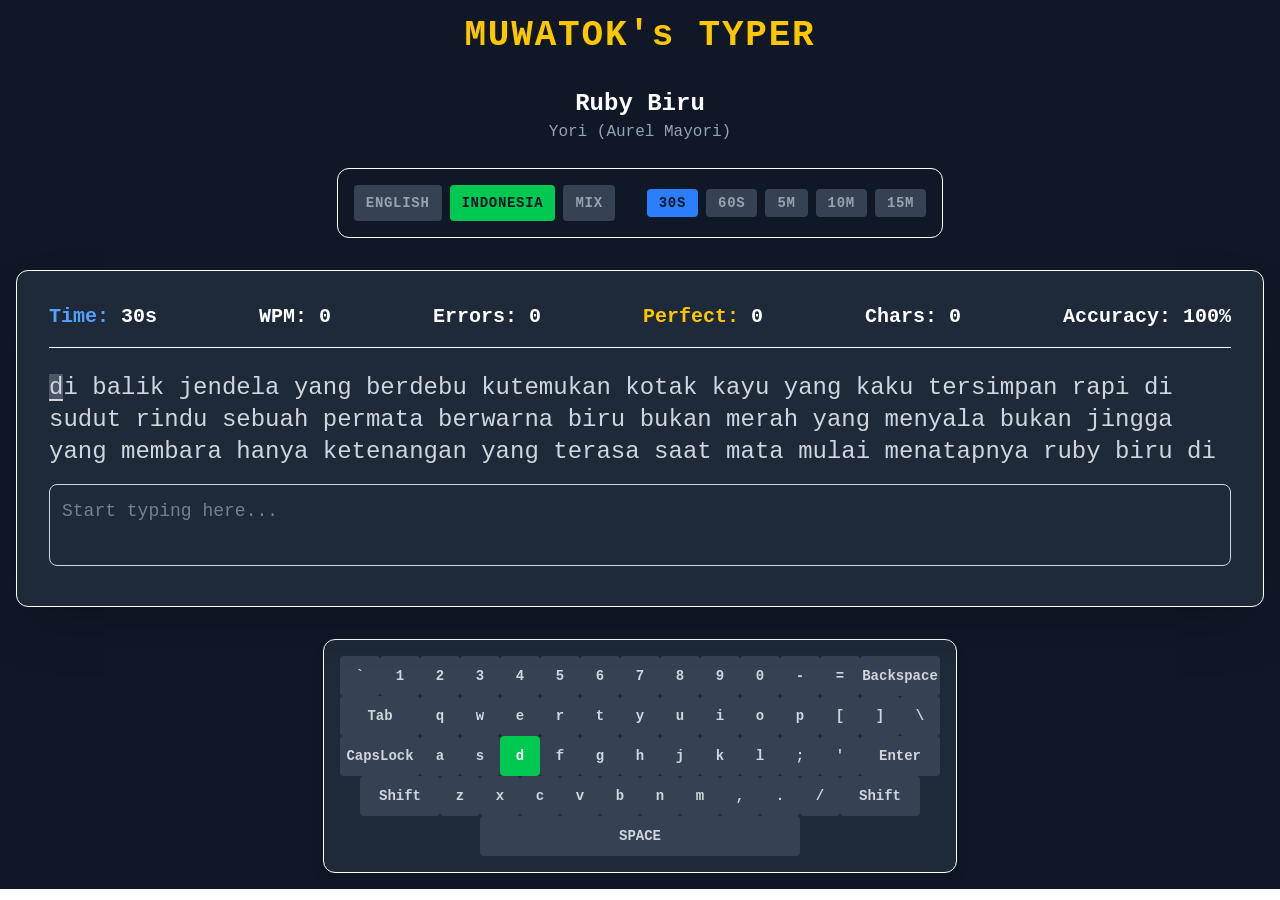
<file: typer/index.html>
<!doctype html>
<html lang="en">
  <head>
    <meta charset="UTF-8" />
    <link rel="icon" type="image/svg+xml" href="./logo.png" />
    <meta name="viewport" content="width=device-width, initial-scale=1.0" />
    <title>Nusa-UI</title>
    <script>
      // On page load or when changing themes, best to add inline in `head` to avoid FOUC
      if (localStorage.getItem('nusa-ui-theme') === 'dark' || (!('nusa-ui-theme' in localStorage) && window.matchMedia('(prefers-color-scheme: dark)').matches)) {
        document.documentElement.classList.add('dark')
      } else {
        document.documentElement.classList.remove('dark')
      }
    </script>
    <script type="module" crossorigin src="./assets/index-ClA4NDcF.js"></script>
    <link rel="stylesheet" crossorigin href="./assets/index-DGc6Ut4g.css">
  </head>
  <body>
    <div id="root"></div>
  </body>
</html>
</file>
<file: typer/assets/index-DGc6Ut4g.css>
@layer properties{@supports (((-webkit-hyphens:none)) and (not (margin-trim:inline))) or ((-moz-orient:inline) and (not (color:rgb(from red r g b)))){*,:before,:after,::backdrop{--tw-translate-x:0;--tw-translate-y:0;--tw-translate-z:0;--tw-scale-x:1;--tw-scale-y:1;--tw-scale-z:1;--tw-rotate-x:initial;--tw-rotate-y:initial;--tw-rotate-z:initial;--tw-skew-x:initial;--tw-skew-y:initial;--tw-space-y-reverse:0;--tw-space-x-reverse:0;--tw-divide-x-reverse:0;--tw-border-style:solid;--tw-divide-y-reverse:0;--tw-gradient-position:initial;--tw-gradient-from:#0000;--tw-gradient-via:#0000;--tw-gradient-to:#0000;--tw-gradient-stops:initial;--tw-gradient-via-stops:initial;--tw-gradient-from-position:0%;--tw-gradient-via-position:50%;--tw-gradient-to-position:100%;--tw-leading:initial;--tw-font-weight:initial;--tw-tracking:initial;--tw-shadow:0 0 #0000;--tw-shadow-color:initial;--tw-shadow-alpha:100%;--tw-inset-shadow:0 0 #0000;--tw-inset-shadow-color:initial;--tw-inset-shadow-alpha:100%;--tw-ring-color:initial;--tw-ring-shadow:0 0 #0000;--tw-inset-ring-color:initial;--tw-inset-ring-shadow:0 0 #0000;--tw-ring-inset:initial;--tw-ring-offset-width:0px;--tw-ring-offset-color:#fff;--tw-ring-offset-shadow:0 0 #0000;--tw-outline-style:solid;--tw-duration:initial;--tw-ease:initial;--tw-content:""}}}@layer theme{:root,:host{--font-sans:ui-sans-serif,system-ui,sans-serif,"Apple Color Emoji","Segoe UI Emoji","Segoe UI Symbol","Noto Color Emoji";--font-mono:ui-monospace,SFMono-Regular,Menlo,Monaco,Consolas,"Liberation Mono","Courier New",monospace;--color-red-50:oklch(97.1% .013 17.38);--color-red-100:oklch(93.6% .032 17.717);--color-red-300:oklch(80.8% .114 19.571);--color-red-400:oklch(70.4% .191 22.216);--color-red-500:oklch(63.7% .237 25.331);--color-red-600:oklch(57.7% .245 27.325);--color-red-700:oklch(50.5% .213 27.518);--color-red-800:oklch(44.4% .177 26.899);--color-red-900:oklch(39.6% .141 25.723);--color-yellow-50:oklch(98.7% .026 102.212);--color-yellow-100:oklch(97.3% .071 103.193);--color-yellow-200:oklch(94.5% .129 101.54);--color-yellow-300:oklch(90.5% .182 98.111);--color-yellow-400:oklch(85.2% .199 91.936);--color-yellow-500:oklch(79.5% .184 86.047);--color-yellow-600:oklch(68.1% .162 75.834);--color-yellow-700:oklch(55.4% .135 66.442);--color-yellow-800:oklch(47.6% .114 61.907);--color-yellow-900:oklch(42.1% .095 57.708);--color-green-50:oklch(98.2% .018 155.826);--color-green-100:oklch(96.2% .044 156.743);--color-green-200:oklch(92.5% .084 155.995);--color-green-300:oklch(87.1% .15 154.449);--color-green-400:oklch(79.2% .209 151.711);--color-green-500:oklch(72.3% .219 149.579);--color-green-600:oklch(62.7% .194 149.214);--color-green-700:oklch(52.7% .154 150.069);--color-green-800:oklch(44.8% .119 151.328);--color-green-900:oklch(39.3% .095 152.535);--color-blue-50:oklch(97% .014 254.604);--color-blue-100:oklch(93.2% .032 255.585);--color-blue-200:oklch(88.2% .059 254.128);--color-blue-300:oklch(80.9% .105 251.813);--color-blue-400:oklch(70.7% .165 254.624);--color-blue-500:oklch(62.3% .214 259.815);--color-blue-600:oklch(54.6% .245 262.881);--color-blue-700:oklch(48.8% .243 264.376);--color-blue-800:oklch(42.4% .199 265.638);--color-blue-900:oklch(37.9% .146 265.522);--color-indigo-100:oklch(93% .034 272.788);--color-indigo-300:oklch(78.5% .115 274.713);--color-indigo-400:oklch(67.3% .182 276.935);--color-indigo-500:oklch(58.5% .233 277.117);--color-indigo-600:oklch(51.1% .262 276.966);--color-indigo-800:oklch(39.8% .195 277.366);--color-indigo-900:oklch(35.9% .144 278.697);--color-purple-100:oklch(94.6% .033 307.174);--color-purple-300:oklch(82.7% .119 306.383);--color-purple-400:oklch(71.4% .203 305.504);--color-purple-500:oklch(62.7% .265 303.9);--color-purple-600:oklch(55.8% .288 302.321);--color-purple-700:oklch(49.6% .265 301.924);--color-purple-800:oklch(43.8% .218 303.724);--color-purple-900:oklch(38.1% .176 304.987);--color-pink-100:oklch(94.8% .028 342.258);--color-pink-300:oklch(82.3% .12 346.018);--color-pink-400:oklch(71.8% .202 349.761);--color-pink-500:oklch(65.6% .241 354.308);--color-pink-600:oklch(59.2% .249 .584);--color-pink-800:oklch(45.9% .187 3.815);--color-pink-900:oklch(40.8% .153 2.432);--color-gray-50:oklch(98.5% .002 247.839);--color-gray-100:oklch(96.7% .003 264.542);--color-gray-200:oklch(92.8% .006 264.531);--color-gray-300:oklch(87.2% .01 258.338);--color-gray-400:oklch(70.7% .022 261.325);--color-gray-500:oklch(55.1% .027 264.364);--color-gray-600:oklch(44.6% .03 256.802);--color-gray-700:oklch(37.3% .034 259.733);--color-gray-800:oklch(27.8% .033 256.848);--color-gray-900:oklch(21% .034 264.665);--color-black:#000;--color-white:#fff;--spacing:.25rem;--container-xs:20rem;--container-sm:24rem;--container-md:28rem;--container-xl:36rem;--container-2xl:42rem;--container-7xl:80rem;--text-xs:.75rem;--text-xs--line-height:calc(1/.75);--text-sm:.875rem;--text-sm--line-height:calc(1.25/.875);--text-base:1rem;--text-base--line-height: 1.5 ;--text-lg:1.125rem;--text-lg--line-height:calc(1.75/1.125);--text-xl:1.25rem;--text-xl--line-height:calc(1.75/1.25);--text-2xl:1.5rem;--text-2xl--line-height:calc(2/1.5);--text-3xl:1.875rem;--text-3xl--line-height: 1.2 ;--text-4xl:2.25rem;--text-4xl--line-height:calc(2.5/2.25);--font-weight-normal:400;--font-weight-medium:500;--font-weight-semibold:600;--font-weight-bold:700;--tracking-wide:.025em;--tracking-wider:.05em;--leading-tight:1.25;--radius-md:.375rem;--radius-lg:.5rem;--radius-xl:.75rem;--radius-2xl:1rem;--ease-out:cubic-bezier(0,0,.2,1);--ease-in-out:cubic-bezier(.4,0,.2,1);--animate-spin:spin 1s linear infinite;--animate-ping:ping 1s cubic-bezier(0,0,.2,1)infinite;--animate-pulse:pulse 2s cubic-bezier(.4,0,.6,1)infinite;--animate-bounce:bounce 1s infinite;--default-transition-duration:.15s;--default-transition-timing-function:cubic-bezier(.4,0,.2,1);--default-font-family:var(--font-sans);--default-mono-font-family:var(--font-mono);--animate-fade-in:fade-in .3s ease-out}}@layer base{*,:after,:before,::backdrop{box-sizing:border-box;border:0 solid;margin:0;padding:0}::file-selector-button{box-sizing:border-box;border:0 solid;margin:0;padding:0}html,:host{-webkit-text-size-adjust:100%;tab-size:4;line-height:1.5;font-family:var(--default-font-family,ui-sans-serif,system-ui,sans-serif,"Apple Color Emoji","Segoe UI Emoji","Segoe UI Symbol","Noto Color Emoji");font-feature-settings:var(--default-font-feature-settings,normal);font-variation-settings:var(--default-font-variation-settings,normal);-webkit-tap-highlight-color:transparent}hr{height:0;color:inherit;border-top-width:1px}abbr:where([title]){-webkit-text-decoration:underline dotted;text-decoration:underline dotted}h1,h2,h3,h4,h5,h6{font-size:inherit;font-weight:inherit}a{color:inherit;-webkit-text-decoration:inherit;text-decoration:inherit}b,strong{font-weight:bolder}code,kbd,samp,pre{font-family:var(--default-mono-font-family,ui-monospace,SFMono-Regular,Menlo,Monaco,Consolas,"Liberation Mono","Courier New",monospace);font-feature-settings:var(--default-mono-font-feature-settings,normal);font-variation-settings:var(--default-mono-font-variation-settings,normal);font-size:1em}small{font-size:80%}sub,sup{vertical-align:baseline;font-size:75%;line-height:0;position:relative}sub{bottom:-.25em}sup{top:-.5em}table{text-indent:0;border-color:inherit;border-collapse:collapse}:-moz-focusring{outline:auto}progress{vertical-align:baseline}summary{display:list-item}ol,ul,menu{list-style:none}img,svg,video,canvas,audio,iframe,embed,object{vertical-align:middle;display:block}img,video{max-width:100%;height:auto}button,input,select,optgroup,textarea{font:inherit;font-feature-settings:inherit;font-variation-settings:inherit;letter-spacing:inherit;color:inherit;opacity:1;background-color:#0000;border-radius:0}::file-selector-button{font:inherit;font-feature-settings:inherit;font-variation-settings:inherit;letter-spacing:inherit;color:inherit;opacity:1;background-color:#0000;border-radius:0}:where(select:is([multiple],[size])) optgroup{font-weight:bolder}:where(select:is([multiple],[size])) optgroup option{padding-inline-start:20px}::file-selector-button{margin-inline-end:4px}::placeholder{opacity:1}@supports (not ((-webkit-appearance:-apple-pay-button))) or (contain-intrinsic-size:1px){::placeholder{color:currentColor}@supports (color:color-mix(in lab,red,red)){::placeholder{color:color-mix(in oklab,currentcolor 50%,transparent)}}}textarea{resize:vertical}::-webkit-search-decoration{-webkit-appearance:none}::-webkit-date-and-time-value{min-height:1lh;text-align:inherit}::-webkit-datetime-edit{display:inline-flex}::-webkit-datetime-edit-fields-wrapper{padding:0}::-webkit-datetime-edit{padding-block:0}::-webkit-datetime-edit-year-field{padding-block:0}::-webkit-datetime-edit-month-field{padding-block:0}::-webkit-datetime-edit-day-field{padding-block:0}::-webkit-datetime-edit-hour-field{padding-block:0}::-webkit-datetime-edit-minute-field{padding-block:0}::-webkit-datetime-edit-second-field{padding-block:0}::-webkit-datetime-edit-millisecond-field{padding-block:0}::-webkit-datetime-edit-meridiem-field{padding-block:0}::-webkit-calendar-picker-indicator{line-height:1}:-moz-ui-invalid{box-shadow:none}button,input:where([type=button],[type=reset],[type=submit]){appearance:button}::file-selector-button{appearance:button}::-webkit-inner-spin-button{height:auto}::-webkit-outer-spin-button{height:auto}[hidden]:where(:not([hidden=until-found])){display:none!important}}@layer components;@layer utilities{.pointer-events-auto{pointer-events:auto}.pointer-events-none{pointer-events:none}.collapse{visibility:collapse}.invisible{visibility:hidden}.visible{visibility:visible}.sr-only{clip-path:inset(50%);white-space:nowrap;border-width:0;width:1px;height:1px;margin:-1px;padding:0;position:absolute;overflow:hidden}.absolute{position:absolute}.fixed{position:fixed}.relative{position:relative}.static{position:static}.inset-0{inset:calc(var(--spacing)*0)}.inset-y-0{inset-block:calc(var(--spacing)*0)}.-top-1{top:calc(var(--spacing)*-1)}.top-0{top:calc(var(--spacing)*0)}.top-1\/2{top:50%}.top-5{top:calc(var(--spacing)*5)}.top-6{top:calc(var(--spacing)*6)}.top-20{top:calc(var(--spacing)*20)}.top-\[-6px\]{top:-6px}.top-full{top:100%}.-right-1{right:calc(var(--spacing)*-1)}.right-0{right:calc(var(--spacing)*0)}.right-1{right:calc(var(--spacing)*1)}.right-4{right:calc(var(--spacing)*4)}.right-5{right:calc(var(--spacing)*5)}.right-6{right:calc(var(--spacing)*6)}.right-\[-6px\]{right:-6px}.right-full{right:100%}.-bottom-6{bottom:calc(var(--spacing)*-6)}.bottom-0{bottom:calc(var(--spacing)*0)}.bottom-1{bottom:calc(var(--spacing)*1)}.bottom-4{bottom:calc(var(--spacing)*4)}.bottom-5{bottom:calc(var(--spacing)*5)}.bottom-6{bottom:calc(var(--spacing)*6)}.bottom-\[-4px\]{bottom:-4px}.bottom-\[-6px\]{bottom:-6px}.bottom-full{bottom:100%}.-left-1\.5{left:calc(var(--spacing)*-1.5)}.-left-3{left:calc(var(--spacing)*-3)}.-left-\[10\%\]{left:-10%}.left-0{left:calc(var(--spacing)*0)}.left-1\/2{left:50%}.left-4{left:calc(var(--spacing)*4)}.left-5{left:calc(var(--spacing)*5)}.left-6{left:calc(var(--spacing)*6)}.left-\[-6px\]{left:-6px}.left-\[15\%\]{left:15%}.left-\[50\%\]{left:50%}.left-full{left:100%}.z-0{z-index:0}.z-10{z-index:10}.z-20{z-index:20}.z-30{z-index:30}.z-40{z-index:40}.z-50{z-index:50}.z-\[60\]{z-index:60}.m-4{margin:calc(var(--spacing)*4)}.-mx-1\.5{margin-inline:calc(var(--spacing)*-1.5)}.mx-1{margin-inline:calc(var(--spacing)*1)}.mx-auto{margin-inline:auto}.-my-1\.5{margin-block:calc(var(--spacing)*-1.5)}.ms-0{margin-inline-start:calc(var(--spacing)*0)}.ms-3{margin-inline-start:calc(var(--spacing)*3)}.ms-auto{margin-inline-start:auto}.-mt-1{margin-top:calc(var(--spacing)*-1)}.mt-0{margin-top:calc(var(--spacing)*0)}.mt-1{margin-top:calc(var(--spacing)*1)}.mt-1\.5{margin-top:calc(var(--spacing)*1.5)}.mt-2{margin-top:calc(var(--spacing)*2)}.mt-3{margin-top:calc(var(--spacing)*3)}.mt-4{margin-top:calc(var(--spacing)*4)}.mt-5{margin-top:calc(var(--spacing)*5)}.mt-6{margin-top:calc(var(--spacing)*6)}.mt-8{margin-top:calc(var(--spacing)*8)}.-mr-1{margin-right:calc(var(--spacing)*-1)}.mr-1{margin-right:calc(var(--spacing)*1)}.mr-2{margin-right:calc(var(--spacing)*2)}.mr-2\.5{margin-right:calc(var(--spacing)*2.5)}.mr-3{margin-right:calc(var(--spacing)*3)}.mr-4{margin-right:calc(var(--spacing)*4)}.-mb-1{margin-bottom:calc(var(--spacing)*-1)}.-mb-px{margin-bottom:-1px}.mb-1{margin-bottom:calc(var(--spacing)*1)}.mb-2{margin-bottom:calc(var(--spacing)*2)}.mb-3{margin-bottom:calc(var(--spacing)*3)}.mb-4{margin-bottom:calc(var(--spacing)*4)}.mb-6{margin-bottom:calc(var(--spacing)*6)}.mb-8{margin-bottom:calc(var(--spacing)*8)}.mb-10{margin-bottom:calc(var(--spacing)*10)}.-ml-1{margin-left:calc(var(--spacing)*-1)}.ml-1{margin-left:calc(var(--spacing)*1)}.ml-1\.5{margin-left:calc(var(--spacing)*1.5)}.ml-2{margin-left:calc(var(--spacing)*2)}.ml-3{margin-left:calc(var(--spacing)*3)}.ml-4{margin-left:calc(var(--spacing)*4)}.ml-6{margin-left:calc(var(--spacing)*6)}.ml-8{margin-left:calc(var(--spacing)*8)}.ml-auto{margin-left:auto}.block{display:block}.flex{display:flex}.grid{display:grid}.hidden{display:none}.inline{display:inline}.inline-block{display:inline-block}.inline-flex{display:inline-flex}.table{display:table}.h-0\.5{height:calc(var(--spacing)*.5)}.h-1{height:calc(var(--spacing)*1)}.h-1\.5{height:calc(var(--spacing)*1.5)}.h-2{height:calc(var(--spacing)*2)}.h-2\.5{height:calc(var(--spacing)*2.5)}.h-3{height:calc(var(--spacing)*3)}.h-3\.5{height:calc(var(--spacing)*3.5)}.h-4{height:calc(var(--spacing)*4)}.h-5{height:calc(var(--spacing)*5)}.h-6{height:calc(var(--spacing)*6)}.h-7{height:calc(var(--spacing)*7)}.h-8{height:calc(var(--spacing)*8)}.h-10{height:calc(var(--spacing)*10)}.h-12{height:calc(var(--spacing)*12)}.h-14{height:calc(var(--spacing)*14)}.h-16{height:calc(var(--spacing)*16)}.h-20{height:calc(var(--spacing)*20)}.h-24{height:calc(var(--spacing)*24)}.h-32{height:calc(var(--spacing)*32)}.h-48{height:calc(var(--spacing)*48)}.h-64{height:calc(var(--spacing)*64)}.h-80{height:calc(var(--spacing)*80)}.h-\[150\%\]{height:150%}.h-auto{height:auto}.h-full{height:100%}.h-screen{height:100vh}.max-h-60{max-height:calc(var(--spacing)*60)}.w-0{width:calc(var(--spacing)*0)}.w-1{width:calc(var(--spacing)*1)}.w-1\/2{width:50%}.w-1\/5{width:20%}.w-2{width:calc(var(--spacing)*2)}.w-2\.5{width:calc(var(--spacing)*2.5)}.w-3{width:calc(var(--spacing)*3)}.w-3\.5{width:calc(var(--spacing)*3.5)}.w-4{width:calc(var(--spacing)*4)}.w-5{width:calc(var(--spacing)*5)}.w-6{width:calc(var(--spacing)*6)}.w-8{width:calc(var(--spacing)*8)}.w-9{width:calc(var(--spacing)*9)}.w-10{width:calc(var(--spacing)*10)}.w-11{width:calc(var(--spacing)*11)}.w-12{width:calc(var(--spacing)*12)}.w-14{width:calc(var(--spacing)*14)}.w-16{width:calc(var(--spacing)*16)}.w-20{width:calc(var(--spacing)*20)}.w-24{width:calc(var(--spacing)*24)}.w-32{width:calc(var(--spacing)*32)}.w-48{width:calc(var(--spacing)*48)}.w-56{width:calc(var(--spacing)*56)}.w-64{width:calc(var(--spacing)*64)}.w-80{width:calc(var(--spacing)*80)}.w-\[60\%\]{width:60%}.w-\[70\%\]{width:70%}.w-\[150\%\]{width:150%}.w-auto{width:auto}.w-full{width:100%}.max-w-2xl{max-width:var(--container-2xl)}.max-w-7xl{max-width:var(--container-7xl)}.max-w-md{max-width:var(--container-md)}.max-w-sm{max-width:var(--container-sm)}.max-w-xl{max-width:var(--container-xl)}.max-w-xs{max-width:var(--container-xs)}.min-w-0{min-width:calc(var(--spacing)*0)}.min-w-\[80px\]{min-width:80px}.min-w-\[120px\]{min-width:120px}.min-w-full{min-width:100%}.flex-1{flex:1}.flex-shrink-0,.shrink-0{flex-shrink:0}.flex-grow,.grow{flex-grow:1}.origin-top{transform-origin:top}.origin-top-left{transform-origin:0 0}.origin-top-right{transform-origin:100% 0}.-translate-x-1\/2{--tw-translate-x: -50% ;translate:var(--tw-translate-x)var(--tw-translate-y)}.-translate-x-full{--tw-translate-x:-100%;translate:var(--tw-translate-x)var(--tw-translate-y)}.translate-x-0{--tw-translate-x:calc(var(--spacing)*0);translate:var(--tw-translate-x)var(--tw-translate-y)}.translate-x-1\/2{--tw-translate-x: 50% ;translate:var(--tw-translate-x)var(--tw-translate-y)}.translate-x-4{--tw-translate-x:calc(var(--spacing)*4);translate:var(--tw-translate-x)var(--tw-translate-y)}.translate-x-5{--tw-translate-x:calc(var(--spacing)*5);translate:var(--tw-translate-x)var(--tw-translate-y)}.translate-x-7{--tw-translate-x:calc(var(--spacing)*7);translate:var(--tw-translate-x)var(--tw-translate-y)}.translate-x-full{--tw-translate-x:100%;translate:var(--tw-translate-x)var(--tw-translate-y)}.-translate-y-1\/2{--tw-translate-y: -50% ;translate:var(--tw-translate-x)var(--tw-translate-y)}.-translate-y-full{--tw-translate-y:-100%;translate:var(--tw-translate-x)var(--tw-translate-y)}.translate-y-0{--tw-translate-y:calc(var(--spacing)*0);translate:var(--tw-translate-x)var(--tw-translate-y)}.translate-y-4{--tw-translate-y:calc(var(--spacing)*4);translate:var(--tw-translate-x)var(--tw-translate-y)}.translate-y-full{--tw-translate-y:100%;translate:var(--tw-translate-x)var(--tw-translate-y)}.scale-90{--tw-scale-x:90%;--tw-scale-y:90%;--tw-scale-z:90%;scale:var(--tw-scale-x)var(--tw-scale-y)}.scale-95{--tw-scale-x:95%;--tw-scale-y:95%;--tw-scale-z:95%;scale:var(--tw-scale-x)var(--tw-scale-y)}.scale-100{--tw-scale-x:100%;--tw-scale-y:100%;--tw-scale-z:100%;scale:var(--tw-scale-x)var(--tw-scale-y)}.-rotate-90{rotate:-90deg}.rotate-45{rotate:45deg}.rotate-90{rotate:90deg}.rotate-180{rotate:180deg}.transform{transform:var(--tw-rotate-x,)var(--tw-rotate-y,)var(--tw-rotate-z,)var(--tw-skew-x,)var(--tw-skew-y,)}.animate-bounce{animation:var(--animate-bounce)}.animate-fade-in{animation:var(--animate-fade-in)}.animate-ping{animation:var(--animate-ping)}.animate-pulse{animation:var(--animate-pulse)}.animate-spin{animation:var(--animate-spin)}.cursor-default{cursor:default}.cursor-not-allowed{cursor:not-allowed}.cursor-pointer{cursor:pointer}.cursor-text{cursor:text}.resize{resize:both}.resize-none{resize:none}.appearance-none{appearance:none}.grid-cols-1{grid-template-columns:repeat(1,minmax(0,1fr))}.grid-cols-7{grid-template-columns:repeat(7,minmax(0,1fr))}.grid-cols-10{grid-template-columns:repeat(10,minmax(0,1fr))}.flex-col{flex-direction:column}.flex-col-reverse{flex-direction:column-reverse}.flex-row{flex-direction:row}.flex-row-reverse{flex-direction:row-reverse}.flex-wrap{flex-wrap:wrap}.items-center{align-items:center}.items-end{align-items:flex-end}.items-start{align-items:flex-start}.justify-around{justify-content:space-around}.justify-between{justify-content:space-between}.justify-center{justify-content:center}.justify-end{justify-content:flex-end}.gap-0\.5{gap:calc(var(--spacing)*.5)}.gap-1{gap:calc(var(--spacing)*1)}.gap-2{gap:calc(var(--spacing)*2)}.gap-3{gap:calc(var(--spacing)*3)}.gap-4{gap:calc(var(--spacing)*4)}.gap-6{gap:calc(var(--spacing)*6)}.gap-8{gap:calc(var(--spacing)*8)}:where(.space-y-1>:not(:last-child)){--tw-space-y-reverse:0;margin-block-start:calc(calc(var(--spacing)*1)*var(--tw-space-y-reverse));margin-block-end:calc(calc(var(--spacing)*1)*calc(1 - var(--tw-space-y-reverse)))}:where(.space-y-2>:not(:last-child)){--tw-space-y-reverse:0;margin-block-start:calc(calc(var(--spacing)*2)*var(--tw-space-y-reverse));margin-block-end:calc(calc(var(--spacing)*2)*calc(1 - var(--tw-space-y-reverse)))}:where(.space-y-3>:not(:last-child)){--tw-space-y-reverse:0;margin-block-start:calc(calc(var(--spacing)*3)*var(--tw-space-y-reverse));margin-block-end:calc(calc(var(--spacing)*3)*calc(1 - var(--tw-space-y-reverse)))}:where(.space-y-4>:not(:last-child)){--tw-space-y-reverse:0;margin-block-start:calc(calc(var(--spacing)*4)*var(--tw-space-y-reverse));margin-block-end:calc(calc(var(--spacing)*4)*calc(1 - var(--tw-space-y-reverse)))}:where(.space-y-6>:not(:last-child)){--tw-space-y-reverse:0;margin-block-start:calc(calc(var(--spacing)*6)*var(--tw-space-y-reverse));margin-block-end:calc(calc(var(--spacing)*6)*calc(1 - var(--tw-space-y-reverse)))}:where(.space-y-8>:not(:last-child)){--tw-space-y-reverse:0;margin-block-start:calc(calc(var(--spacing)*8)*var(--tw-space-y-reverse));margin-block-end:calc(calc(var(--spacing)*8)*calc(1 - var(--tw-space-y-reverse)))}:where(.space-y-32>:not(:last-child)){--tw-space-y-reverse:0;margin-block-start:calc(calc(var(--spacing)*32)*var(--tw-space-y-reverse));margin-block-end:calc(calc(var(--spacing)*32)*calc(1 - var(--tw-space-y-reverse)))}:where(.-space-x-4>:not(:last-child)){--tw-space-x-reverse:0;margin-inline-start:calc(calc(var(--spacing)*-4)*var(--tw-space-x-reverse));margin-inline-end:calc(calc(var(--spacing)*-4)*calc(1 - var(--tw-space-x-reverse)))}:where(.-space-x-px>:not(:last-child)){--tw-space-x-reverse:0;margin-inline-start:calc(-1px*var(--tw-space-x-reverse));margin-inline-end:calc(-1px*calc(1 - var(--tw-space-x-reverse)))}:where(.space-x-1>:not(:last-child)){--tw-space-x-reverse:0;margin-inline-start:calc(calc(var(--spacing)*1)*var(--tw-space-x-reverse));margin-inline-end:calc(calc(var(--spacing)*1)*calc(1 - var(--tw-space-x-reverse)))}:where(.space-x-2>:not(:last-child)){--tw-space-x-reverse:0;margin-inline-start:calc(calc(var(--spacing)*2)*var(--tw-space-x-reverse));margin-inline-end:calc(calc(var(--spacing)*2)*calc(1 - var(--tw-space-x-reverse)))}:where(.space-x-3>:not(:last-child)){--tw-space-x-reverse:0;margin-inline-start:calc(calc(var(--spacing)*3)*var(--tw-space-x-reverse));margin-inline-end:calc(calc(var(--spacing)*3)*calc(1 - var(--tw-space-x-reverse)))}:where(.space-x-4>:not(:last-child)){--tw-space-x-reverse:0;margin-inline-start:calc(calc(var(--spacing)*4)*var(--tw-space-x-reverse));margin-inline-end:calc(calc(var(--spacing)*4)*calc(1 - var(--tw-space-x-reverse)))}:where(.space-x-8>:not(:last-child)){--tw-space-x-reverse:0;margin-inline-start:calc(calc(var(--spacing)*8)*var(--tw-space-x-reverse));margin-inline-end:calc(calc(var(--spacing)*8)*calc(1 - var(--tw-space-x-reverse)))}:where(.divide-x>:not(:last-child)){--tw-divide-x-reverse:0;border-inline-style:var(--tw-border-style);border-inline-start-width:calc(1px*var(--tw-divide-x-reverse));border-inline-end-width:calc(1px*calc(1 - var(--tw-divide-x-reverse)))}:where(.divide-y>:not(:last-child)){--tw-divide-y-reverse:0;border-bottom-style:var(--tw-border-style);border-top-style:var(--tw-border-style);border-top-width:calc(1px*var(--tw-divide-y-reverse));border-bottom-width:calc(1px*calc(1 - var(--tw-divide-y-reverse)))}:where(.divide-gray-200>:not(:last-child)){border-color:var(--color-gray-200)}.truncate{text-overflow:ellipsis;white-space:nowrap;overflow:hidden}.overflow-auto{overflow:auto}.overflow-hidden{overflow:hidden}.overflow-visible{overflow:visible}.overflow-x-auto{overflow-x:auto}.overflow-x-hidden{overflow-x:hidden}.overflow-y-auto{overflow-y:auto}.rounded{border-radius:.25rem}.rounded-2xl{border-radius:var(--radius-2xl)}.rounded-\[1px\]{border-radius:1px}.rounded-full{border-radius:3.40282e38px}.rounded-lg{border-radius:var(--radius-lg)}.rounded-md{border-radius:var(--radius-md)}.rounded-none{border-radius:0}.rounded-xl{border-radius:var(--radius-xl)}.rounded-s-lg{border-start-start-radius:var(--radius-lg);border-end-start-radius:var(--radius-lg)}.rounded-e-lg{border-start-end-radius:var(--radius-lg);border-end-end-radius:var(--radius-lg)}.rounded-t-lg{border-top-left-radius:var(--radius-lg);border-top-right-radius:var(--radius-lg)}.rounded-t-md{border-top-left-radius:var(--radius-md);border-top-right-radius:var(--radius-md)}.rounded-t-xl{border-top-left-radius:var(--radius-xl);border-top-right-radius:var(--radius-xl)}.rounded-l-lg{border-top-left-radius:var(--radius-lg);border-bottom-left-radius:var(--radius-lg)}.rounded-r-lg{border-top-right-radius:var(--radius-lg);border-bottom-right-radius:var(--radius-lg)}.rounded-b-lg{border-bottom-right-radius:var(--radius-lg);border-bottom-left-radius:var(--radius-lg)}.border{border-style:var(--tw-border-style);border-width:1px}.border-0{border-style:var(--tw-border-style);border-width:0}.border-2{border-style:var(--tw-border-style);border-width:2px}.border-4{border-style:var(--tw-border-style);border-width:4px}.border-y{border-block-style:var(--tw-border-style);border-block-width:1px}.border-e-0{border-inline-end-style:var(--tw-border-style);border-inline-end-width:0}.border-t{border-top-style:var(--tw-border-style);border-top-width:1px}.border-r{border-right-style:var(--tw-border-style);border-right-width:1px}.border-r-0{border-right-style:var(--tw-border-style);border-right-width:0}.border-b{border-bottom-style:var(--tw-border-style);border-bottom-width:1px}.border-b-0{border-bottom-style:var(--tw-border-style);border-bottom-width:0}.border-b-2{border-bottom-style:var(--tw-border-style);border-bottom-width:2px}.border-l{border-left-style:var(--tw-border-style);border-left-width:1px}.border-l-0{border-left-style:var(--tw-border-style);border-left-width:0}.border-l-4{border-left-style:var(--tw-border-style);border-left-width:4px}.border-dashed{--tw-border-style:dashed;border-style:dashed}.border-none{--tw-border-style:none;border-style:none}.border-blue-300{border-color:var(--color-blue-300)}.border-blue-400{border-color:var(--color-blue-400)}.border-blue-500{border-color:var(--color-blue-500)}.border-blue-600{border-color:var(--color-blue-600)}.border-current{border-color:currentColor}.border-gray-100{border-color:var(--color-gray-100)}.border-gray-200{border-color:var(--color-gray-200)}.border-gray-300{border-color:var(--color-gray-300)}.border-gray-600{border-color:var(--color-gray-600)}.border-green-100{border-color:var(--color-green-100)}.border-green-500{border-color:var(--color-green-500)}.border-green-600{border-color:var(--color-green-600)}.border-indigo-600{border-color:var(--color-indigo-600)}.border-pink-600{border-color:var(--color-pink-600)}.border-purple-600{border-color:var(--color-purple-600)}.border-red-500{border-color:var(--color-red-500)}.border-red-600{border-color:var(--color-red-600)}.border-transparent{border-color:#0000}.border-white{border-color:var(--color-white)}.border-yellow-500{border-color:var(--color-yellow-500)}.border-yellow-600{border-color:var(--color-yellow-600)}.border-r-transparent{border-right-color:#0000}.bg-black{background-color:var(--color-black)}.bg-black\/50{background-color:#00000080}@supports (color:color-mix(in lab,red,red)){.bg-black\/50{background-color:color-mix(in oklab,var(--color-black)50%,transparent)}}.bg-blue-50{background-color:var(--color-blue-50)}.bg-blue-100{background-color:var(--color-blue-100)}.bg-blue-300{background-color:var(--color-blue-300)}.bg-blue-500{background-color:var(--color-blue-500)}.bg-blue-600{background-color:var(--color-blue-600)}.bg-current{background-color:currentColor}.bg-gray-50{background-color:var(--color-gray-50)}.bg-gray-100{background-color:var(--color-gray-100)}.bg-gray-200{background-color:var(--color-gray-200)}.bg-gray-300{background-color:var(--color-gray-300)}.bg-gray-600{background-color:var(--color-gray-600)}.bg-gray-700{background-color:var(--color-gray-700)}.bg-gray-800{background-color:var(--color-gray-800)}.bg-gray-900{background-color:var(--color-gray-900)}.bg-green-50{background-color:var(--color-green-50)}.bg-green-100{background-color:var(--color-green-100)}.bg-green-500{background-color:var(--color-green-500)}.bg-green-600{background-color:var(--color-green-600)}.bg-indigo-100{background-color:var(--color-indigo-100)}.bg-indigo-500{background-color:var(--color-indigo-500)}.bg-indigo-600{background-color:var(--color-indigo-600)}.bg-pink-100{background-color:var(--color-pink-100)}.bg-pink-500{background-color:var(--color-pink-500)}.bg-pink-600{background-color:var(--color-pink-600)}.bg-purple-100{background-color:var(--color-purple-100)}.bg-purple-500{background-color:var(--color-purple-500)}.bg-purple-600{background-color:var(--color-purple-600)}.bg-red-50{background-color:var(--color-red-50)}.bg-red-100{background-color:var(--color-red-100)}.bg-red-400{background-color:var(--color-red-400)}.bg-red-500{background-color:var(--color-red-500)}.bg-red-600{background-color:var(--color-red-600)}.bg-transparent{background-color:#0000}.bg-white{background-color:var(--color-white)}.bg-white\/80{background-color:#fffc}@supports (color:color-mix(in lab,red,red)){.bg-white\/80{background-color:color-mix(in oklab,var(--color-white)80%,transparent)}}.bg-yellow-50{background-color:var(--color-yellow-50)}.bg-yellow-100{background-color:var(--color-yellow-100)}.bg-yellow-400{background-color:var(--color-yellow-400)}.bg-yellow-500{background-color:var(--color-yellow-500)}.bg-yellow-600{background-color:var(--color-yellow-600)}.bg-gradient-to-br{--tw-gradient-position:to bottom right in oklab;background-image:linear-gradient(var(--tw-gradient-stops))}.from-blue-500{--tw-gradient-from:var(--color-blue-500);--tw-gradient-stops:var(--tw-gradient-via-stops,var(--tw-gradient-position),var(--tw-gradient-from)var(--tw-gradient-from-position),var(--tw-gradient-to)var(--tw-gradient-to-position))}.to-blue-600{--tw-gradient-to:var(--color-blue-600);--tw-gradient-stops:var(--tw-gradient-via-stops,var(--tw-gradient-position),var(--tw-gradient-from)var(--tw-gradient-from-position),var(--tw-gradient-to)var(--tw-gradient-to-position))}.fill-current{fill:currentColor}.fill-white{fill:var(--color-white)}.stroke-blue-500{stroke:var(--color-blue-500)}.stroke-green-500{stroke:var(--color-green-500)}.stroke-purple-500{stroke:var(--color-purple-500)}.stroke-yellow-500{stroke:var(--color-yellow-500)}.object-cover{object-fit:cover}.p-0{padding:calc(var(--spacing)*0)}.p-0\.5{padding:calc(var(--spacing)*.5)}.p-1{padding:calc(var(--spacing)*1)}.p-1\.5{padding:calc(var(--spacing)*1.5)}.p-2{padding:calc(var(--spacing)*2)}.p-3{padding:calc(var(--spacing)*3)}.p-4{padding:calc(var(--spacing)*4)}.p-5{padding:calc(var(--spacing)*5)}.p-6{padding:calc(var(--spacing)*6)}.p-8{padding:calc(var(--spacing)*8)}.px-1{padding-inline:calc(var(--spacing)*1)}.px-2{padding-inline:calc(var(--spacing)*2)}.px-2\.5{padding-inline:calc(var(--spacing)*2.5)}.px-3{padding-inline:calc(var(--spacing)*3)}.px-4{padding-inline:calc(var(--spacing)*4)}.px-5{padding-inline:calc(var(--spacing)*5)}.px-6{padding-inline:calc(var(--spacing)*6)}.px-16{padding-inline:calc(var(--spacing)*16)}.py-0\.5{padding-block:calc(var(--spacing)*.5)}.py-1{padding-block:calc(var(--spacing)*1)}.py-1\.5{padding-block:calc(var(--spacing)*1.5)}.py-2{padding-block:calc(var(--spacing)*2)}.py-2\.5{padding-block:calc(var(--spacing)*2.5)}.py-3{padding-block:calc(var(--spacing)*3)}.py-4{padding-block:calc(var(--spacing)*4)}.py-5{padding-block:calc(var(--spacing)*5)}.pt-2{padding-top:calc(var(--spacing)*2)}.pt-4{padding-top:calc(var(--spacing)*4)}.pt-5{padding-top:calc(var(--spacing)*5)}.pr-2{padding-right:calc(var(--spacing)*2)}.pr-3{padding-right:calc(var(--spacing)*3)}.pr-4{padding-right:calc(var(--spacing)*4)}.pr-9{padding-right:calc(var(--spacing)*9)}.pr-10{padding-right:calc(var(--spacing)*10)}.pb-2{padding-bottom:calc(var(--spacing)*2)}.pb-4{padding-bottom:calc(var(--spacing)*4)}.pb-6{padding-bottom:calc(var(--spacing)*6)}.pl-2{padding-left:calc(var(--spacing)*2)}.pl-3{padding-left:calc(var(--spacing)*3)}.pl-6{padding-left:calc(var(--spacing)*6)}.pl-10{padding-left:calc(var(--spacing)*10)}.pl-11{padding-left:calc(var(--spacing)*11)}.text-center{text-align:center}.text-left{text-align:left}.text-right{text-align:right}.font-mono{font-family:var(--font-mono)}.font-sans{font-family:var(--font-sans)}.text-2xl{font-size:var(--text-2xl);line-height:var(--tw-leading,var(--text-2xl--line-height))}.text-3xl{font-size:var(--text-3xl);line-height:var(--tw-leading,var(--text-3xl--line-height))}.text-4xl{font-size:var(--text-4xl);line-height:var(--tw-leading,var(--text-4xl--line-height))}.text-base{font-size:var(--text-base);line-height:var(--tw-leading,var(--text-base--line-height))}.text-lg{font-size:var(--text-lg);line-height:var(--tw-leading,var(--text-lg--line-height))}.text-sm{font-size:var(--text-sm);line-height:var(--tw-leading,var(--text-sm--line-height))}.text-xl{font-size:var(--text-xl);line-height:var(--tw-leading,var(--text-xl--line-height))}.text-xs{font-size:var(--text-xs);line-height:var(--tw-leading,var(--text-xs--line-height))}.text-\[8px\]{font-size:8px}.leading-5{--tw-leading:calc(var(--spacing)*5);line-height:calc(var(--spacing)*5)}.leading-6{--tw-leading:calc(var(--spacing)*6);line-height:calc(var(--spacing)*6)}.leading-none{--tw-leading:1;line-height:1}.leading-tight{--tw-leading:var(--leading-tight);line-height:var(--leading-tight)}.font-bold{--tw-font-weight:var(--font-weight-bold);font-weight:var(--font-weight-bold)}.font-medium{--tw-font-weight:var(--font-weight-medium);font-weight:var(--font-weight-medium)}.font-normal{--tw-font-weight:var(--font-weight-normal);font-weight:var(--font-weight-normal)}.font-semibold{--tw-font-weight:var(--font-weight-semibold);font-weight:var(--font-weight-semibold)}.tracking-wide{--tw-tracking:var(--tracking-wide);letter-spacing:var(--tracking-wide)}.tracking-wider{--tw-tracking:var(--tracking-wider);letter-spacing:var(--tracking-wider)}.whitespace-nowrap{white-space:nowrap}.text-blue-100{color:var(--color-blue-100)}.text-blue-400{color:var(--color-blue-400)}.text-blue-500{color:var(--color-blue-500)}.text-blue-600{color:var(--color-blue-600)}.text-blue-700{color:var(--color-blue-700)}.text-blue-800{color:var(--color-blue-800)}.text-blue-900{color:var(--color-blue-900)}.text-gray-100{color:var(--color-gray-100)}.text-gray-200{color:var(--color-gray-200)}.text-gray-300{color:var(--color-gray-300)}.text-gray-400{color:var(--color-gray-400)}.text-gray-500{color:var(--color-gray-500)}.text-gray-600{color:var(--color-gray-600)}.text-gray-700{color:var(--color-gray-700)}.text-gray-800{color:var(--color-gray-800)}.text-gray-900{color:var(--color-gray-900)}.text-green-500{color:var(--color-green-500)}.text-green-600{color:var(--color-green-600)}.text-green-800{color:var(--color-green-800)}.text-indigo-600{color:var(--color-indigo-600)}.text-indigo-800{color:var(--color-indigo-800)}.text-pink-600{color:var(--color-pink-600)}.text-pink-800{color:var(--color-pink-800)}.text-purple-500{color:var(--color-purple-500)}.text-purple-600{color:var(--color-purple-600)}.text-purple-800{color:var(--color-purple-800)}.text-red-500{color:var(--color-red-500)}.text-red-600{color:var(--color-red-600)}.text-red-800{color:var(--color-red-800)}.text-white{color:var(--color-white)}.text-yellow-300{color:var(--color-yellow-300)}.text-yellow-400{color:var(--color-yellow-400)}.text-yellow-500{color:var(--color-yellow-500)}.text-yellow-600{color:var(--color-yellow-600)}.text-yellow-800{color:var(--color-yellow-800)}.capitalize{text-transform:capitalize}.uppercase{text-transform:uppercase}.line-through{text-decoration-line:line-through}.underline{text-decoration-line:underline}.placeholder-gray-500::placeholder{color:var(--color-gray-500)}.opacity-0{opacity:0}.opacity-20{opacity:.2}.opacity-25{opacity:.25}.opacity-30{opacity:.3}.opacity-50{opacity:.5}.opacity-75{opacity:.75}.opacity-100{opacity:1}.shadow{--tw-shadow:0 1px 3px 0 var(--tw-shadow-color,#0000001a),0 1px 2px -1px var(--tw-shadow-color,#0000001a);box-shadow:var(--tw-inset-shadow),var(--tw-inset-ring-shadow),var(--tw-ring-offset-shadow),var(--tw-ring-shadow),var(--tw-shadow)}.shadow-2xl{--tw-shadow:0 25px 50px -12px var(--tw-shadow-color,#00000040);box-shadow:var(--tw-inset-shadow),var(--tw-inset-ring-shadow),var(--tw-ring-offset-shadow),var(--tw-ring-shadow),var(--tw-shadow)}.shadow-lg{--tw-shadow:0 10px 15px -3px var(--tw-shadow-color,#0000001a),0 4px 6px -4px var(--tw-shadow-color,#0000001a);box-shadow:var(--tw-inset-shadow),var(--tw-inset-ring-shadow),var(--tw-ring-offset-shadow),var(--tw-ring-shadow),var(--tw-shadow)}.shadow-md{--tw-shadow:0 4px 6px -1px var(--tw-shadow-color,#0000001a),0 2px 4px -2px var(--tw-shadow-color,#0000001a);box-shadow:var(--tw-inset-shadow),var(--tw-inset-ring-shadow),var(--tw-ring-offset-shadow),var(--tw-ring-shadow),var(--tw-shadow)}.shadow-sm{--tw-shadow:0 1px 3px 0 var(--tw-shadow-color,#0000001a),0 1px 2px -1px var(--tw-shadow-color,#0000001a);box-shadow:var(--tw-inset-shadow),var(--tw-inset-ring-shadow),var(--tw-ring-offset-shadow),var(--tw-ring-shadow),var(--tw-shadow)}.shadow-xl{--tw-shadow:0 20px 25px -5px var(--tw-shadow-color,#0000001a),0 8px 10px -6px var(--tw-shadow-color,#0000001a);box-shadow:var(--tw-inset-shadow),var(--tw-inset-ring-shadow),var(--tw-ring-offset-shadow),var(--tw-ring-shadow),var(--tw-shadow)}.ring-0{--tw-ring-shadow:var(--tw-ring-inset,)0 0 0 calc(0px + var(--tw-ring-offset-width))var(--tw-ring-color,currentcolor);box-shadow:var(--tw-inset-shadow),var(--tw-inset-ring-shadow),var(--tw-ring-offset-shadow),var(--tw-ring-shadow),var(--tw-shadow)}.ring-1{--tw-ring-shadow:var(--tw-ring-inset,)0 0 0 calc(1px + var(--tw-ring-offset-width))var(--tw-ring-color,currentcolor);box-shadow:var(--tw-inset-shadow),var(--tw-inset-ring-shadow),var(--tw-ring-offset-shadow),var(--tw-ring-shadow),var(--tw-shadow)}.ring-2{--tw-ring-shadow:var(--tw-ring-inset,)0 0 0 calc(2px + var(--tw-ring-offset-width))var(--tw-ring-color,currentcolor);box-shadow:var(--tw-inset-shadow),var(--tw-inset-ring-shadow),var(--tw-ring-offset-shadow),var(--tw-ring-shadow),var(--tw-shadow)}.ring-8{--tw-ring-shadow:var(--tw-ring-inset,)0 0 0 calc(8px + var(--tw-ring-offset-width))var(--tw-ring-color,currentcolor);box-shadow:var(--tw-inset-shadow),var(--tw-inset-ring-shadow),var(--tw-ring-offset-shadow),var(--tw-ring-shadow),var(--tw-shadow)}.ring-black{--tw-ring-color:var(--color-black)}.ring-white{--tw-ring-color:var(--color-white)}.outline{outline-style:var(--tw-outline-style);outline-width:1px}.transition{transition-property:color,background-color,border-color,outline-color,text-decoration-color,fill,stroke,--tw-gradient-from,--tw-gradient-via,--tw-gradient-to,opacity,box-shadow,transform,translate,scale,rotate,filter,-webkit-backdrop-filter,backdrop-filter,display,content-visibility,overlay,pointer-events;transition-timing-function:var(--tw-ease,var(--default-transition-timing-function));transition-duration:var(--tw-duration,var(--default-transition-duration))}.transition-all{transition-property:all;transition-timing-function:var(--tw-ease,var(--default-transition-timing-function));transition-duration:var(--tw-duration,var(--default-transition-duration))}.transition-colors{transition-property:color,background-color,border-color,outline-color,text-decoration-color,fill,stroke,--tw-gradient-from,--tw-gradient-via,--tw-gradient-to;transition-timing-function:var(--tw-ease,var(--default-transition-timing-function));transition-duration:var(--tw-duration,var(--default-transition-duration))}.transition-opacity{transition-property:opacity;transition-timing-function:var(--tw-ease,var(--default-transition-timing-function));transition-duration:var(--tw-duration,var(--default-transition-duration))}.transition-transform{transition-property:transform,translate,scale,rotate;transition-timing-function:var(--tw-ease,var(--default-transition-timing-function));transition-duration:var(--tw-duration,var(--default-transition-duration))}.delay-75{transition-delay:75ms}.delay-150{transition-delay:.15s}.duration-100{--tw-duration:.1s;transition-duration:.1s}.duration-150{--tw-duration:.15s;transition-duration:.15s}.duration-200{--tw-duration:.2s;transition-duration:.2s}.duration-300{--tw-duration:.3s;transition-duration:.3s}.duration-500{--tw-duration:.5s;transition-duration:.5s}.duration-1000{--tw-duration:1s;transition-duration:1s}.ease-in-out{--tw-ease:var(--ease-in-out);transition-timing-function:var(--ease-in-out)}.ease-out{--tw-ease:var(--ease-out);transition-timing-function:var(--ease-out)}.select-none{-webkit-user-select:none;user-select:none}.\[animation-delay\:-0\.3s\]{animation-delay:-.3s}.\[animation-delay\:-0\.15s\]{animation-delay:-.15s}@media(hover:hover){.group-hover\:scale-110:is(:where(.group):hover *){--tw-scale-x:110%;--tw-scale-y:110%;--tw-scale-z:110%;scale:var(--tw-scale-x)var(--tw-scale-y)}.group-hover\:opacity-100:is(:where(.group):hover *){opacity:1}}.file\:mr-4::file-selector-button{margin-right:calc(var(--spacing)*4)}.file\:rounded-l-lg::file-selector-button{border-top-left-radius:var(--radius-lg);border-bottom-left-radius:var(--radius-lg)}.file\:border-0::file-selector-button{border-style:var(--tw-border-style);border-width:0}.file\:bg-blue-50::file-selector-button{background-color:var(--color-blue-50)}.file\:px-4::file-selector-button{padding-inline:calc(var(--spacing)*4)}.file\:py-2::file-selector-button{padding-block:calc(var(--spacing)*2)}.file\:text-sm::file-selector-button{font-size:var(--text-sm);line-height:var(--tw-leading,var(--text-sm--line-height))}.file\:font-semibold::file-selector-button{--tw-font-weight:var(--font-weight-semibold);font-weight:var(--font-weight-semibold)}.file\:text-blue-700::file-selector-button{color:var(--color-blue-700)}.after\:mx-2:after{content:var(--tw-content);margin-inline:calc(var(--spacing)*2)}.after\:mx-6:after{content:var(--tw-content);margin-inline:calc(var(--spacing)*6)}.after\:hidden:after{content:var(--tw-content);display:none}.after\:h-1:after{content:var(--tw-content);height:calc(var(--spacing)*1)}.after\:w-full:after{content:var(--tw-content);width:100%}.after\:border-1:after{content:var(--tw-content);border-style:var(--tw-border-style);border-width:1px}.after\:border-b:after{content:var(--tw-content);border-bottom-style:var(--tw-border-style);border-bottom-width:1px}.after\:border-gray-200:after{content:var(--tw-content);border-color:var(--color-gray-200)}.after\:text-gray-200:after{content:var(--tw-content);color:var(--color-gray-200)}.after\:content-\[\'\'\]:after{--tw-content:"";content:var(--tw-content)}.after\:content-\[\'\/\'\]:after{--tw-content:"/";content:var(--tw-content)}.last\:border-0:last-child{border-style:var(--tw-border-style);border-width:0}.last\:border-b-0:last-child{border-bottom-style:var(--tw-border-style);border-bottom-width:0}.odd\:bg-white:nth-child(odd){background-color:var(--color-white)}.even\:bg-gray-50:nth-child(2n){background-color:var(--color-gray-50)}.focus-within\:border-blue-500:focus-within{border-color:var(--color-blue-500)}.focus-within\:ring-1:focus-within{--tw-ring-shadow:var(--tw-ring-inset,)0 0 0 calc(1px + var(--tw-ring-offset-width))var(--tw-ring-color,currentcolor);box-shadow:var(--tw-inset-shadow),var(--tw-inset-ring-shadow),var(--tw-ring-offset-shadow),var(--tw-ring-shadow),var(--tw-shadow)}.focus-within\:ring-blue-500:focus-within{--tw-ring-color:var(--color-blue-500)}.focus-within\:ring-red-500:focus-within{--tw-ring-color:var(--color-red-500)}@media(hover:hover){.hover\:z-10:hover{z-index:10}.hover\:scale-110:hover{--tw-scale-x:110%;--tw-scale-y:110%;--tw-scale-z:110%;scale:var(--tw-scale-x)var(--tw-scale-y)}.hover\:scale-150:hover{--tw-scale-x:150%;--tw-scale-y:150%;--tw-scale-z:150%;scale:var(--tw-scale-x)var(--tw-scale-y)}.hover\:border-gray-300:hover{border-color:var(--color-gray-300)}.hover\:bg-blue-50:hover{background-color:var(--color-blue-50)}.hover\:bg-blue-100:hover{background-color:var(--color-blue-100)}.hover\:bg-blue-200:hover{background-color:var(--color-blue-200)}.hover\:bg-blue-400:hover{background-color:var(--color-blue-400)}.hover\:bg-blue-600:hover{background-color:var(--color-blue-600)}.hover\:bg-blue-700:hover{background-color:var(--color-blue-700)}.hover\:bg-gray-50:hover{background-color:var(--color-gray-50)}.hover\:bg-gray-100:hover{background-color:var(--color-gray-100)}.hover\:bg-gray-200:hover{background-color:var(--color-gray-200)}.hover\:bg-gray-300:hover{background-color:var(--color-gray-300)}.hover\:bg-gray-700:hover{background-color:var(--color-gray-700)}.hover\:bg-green-50:hover{background-color:var(--color-green-50)}.hover\:bg-green-700:hover{background-color:var(--color-green-700)}.hover\:bg-purple-700:hover{background-color:var(--color-purple-700)}.hover\:bg-red-50:hover{background-color:var(--color-red-50)}.hover\:bg-red-500:hover{background-color:var(--color-red-500)}.hover\:bg-red-600:hover{background-color:var(--color-red-600)}.hover\:bg-red-700:hover{background-color:var(--color-red-700)}.hover\:bg-white:hover{background-color:var(--color-white)}.hover\:bg-yellow-600:hover{background-color:var(--color-yellow-600)}.hover\:bg-yellow-700:hover{background-color:var(--color-yellow-700)}.hover\:text-blue-500:hover{color:var(--color-blue-500)}.hover\:text-blue-600:hover{color:var(--color-blue-600)}.hover\:text-blue-700:hover{color:var(--color-blue-700)}.hover\:text-blue-900:hover{color:var(--color-blue-900)}.hover\:text-gray-500:hover{color:var(--color-gray-500)}.hover\:text-gray-600:hover{color:var(--color-gray-600)}.hover\:text-gray-700:hover{color:var(--color-gray-700)}.hover\:text-gray-800:hover{color:var(--color-gray-800)}.hover\:text-gray-900:hover{color:var(--color-gray-900)}.hover\:text-red-500:hover{color:var(--color-red-500)}.hover\:text-red-900:hover{color:var(--color-red-900)}.hover\:no-underline:hover{text-decoration-line:none}.hover\:opacity-80:hover{opacity:.8}.hover\:file\:bg-blue-100:hover::file-selector-button{background-color:var(--color-blue-100)}}.focus\:z-10:focus{z-index:10}.focus\:border-blue-500:focus{border-color:var(--color-blue-500)}.focus\:border-red-500:focus{border-color:var(--color-red-500)}.focus\:text-blue-700:focus{color:var(--color-blue-700)}.focus\:placeholder-gray-400:focus::placeholder{color:var(--color-gray-400)}.focus\:ring-0:focus{--tw-ring-shadow:var(--tw-ring-inset,)0 0 0 calc(0px + var(--tw-ring-offset-width))var(--tw-ring-color,currentcolor);box-shadow:var(--tw-inset-shadow),var(--tw-inset-ring-shadow),var(--tw-ring-offset-shadow),var(--tw-ring-shadow),var(--tw-shadow)}.focus\:ring-1:focus{--tw-ring-shadow:var(--tw-ring-inset,)0 0 0 calc(1px + var(--tw-ring-offset-width))var(--tw-ring-color,currentcolor);box-shadow:var(--tw-inset-shadow),var(--tw-inset-ring-shadow),var(--tw-ring-offset-shadow),var(--tw-ring-shadow),var(--tw-shadow)}.focus\:ring-2:focus{--tw-ring-shadow:var(--tw-ring-inset,)0 0 0 calc(2px + var(--tw-ring-offset-width))var(--tw-ring-color,currentcolor);box-shadow:var(--tw-inset-shadow),var(--tw-inset-ring-shadow),var(--tw-ring-offset-shadow),var(--tw-ring-shadow),var(--tw-shadow)}.focus\:ring-4:focus{--tw-ring-shadow:var(--tw-ring-inset,)0 0 0 calc(4px + var(--tw-ring-offset-width))var(--tw-ring-color,currentcolor);box-shadow:var(--tw-inset-shadow),var(--tw-inset-ring-shadow),var(--tw-ring-offset-shadow),var(--tw-ring-shadow),var(--tw-shadow)}.focus\:ring-blue-300:focus{--tw-ring-color:var(--color-blue-300)}.focus\:ring-blue-400:focus{--tw-ring-color:var(--color-blue-400)}.focus\:ring-blue-500:focus{--tw-ring-color:var(--color-blue-500)}.focus\:ring-blue-600:focus{--tw-ring-color:var(--color-blue-600)}.focus\:ring-blue-700:focus{--tw-ring-color:var(--color-blue-700)}.focus\:ring-gray-100:focus{--tw-ring-color:var(--color-gray-100)}.focus\:ring-gray-200:focus{--tw-ring-color:var(--color-gray-200)}.focus\:ring-gray-300:focus{--tw-ring-color:var(--color-gray-300)}.focus\:ring-green-500:focus{--tw-ring-color:var(--color-green-500)}.focus\:ring-red-500:focus{--tw-ring-color:var(--color-red-500)}.focus\:ring-yellow-500:focus{--tw-ring-color:var(--color-yellow-500)}.focus\:ring-offset-2:focus{--tw-ring-offset-width:2px;--tw-ring-offset-shadow:var(--tw-ring-inset,)0 0 0 var(--tw-ring-offset-width)var(--tw-ring-offset-color)}.focus\:ring-offset-gray-100:focus{--tw-ring-offset-color:var(--color-gray-100)}.focus\:outline-none:focus{--tw-outline-style:none;outline-style:none}.disabled\:cursor-not-allowed:disabled{cursor:not-allowed}.disabled\:opacity-50:disabled{opacity:.5}@media(min-width:40rem){.sm\:absolute{position:absolute}.sm\:top-auto{top:auto}.sm\:right-0{right:calc(var(--spacing)*0)}.sm\:left-auto{left:auto}.sm\:mt-2{margin-top:calc(var(--spacing)*2)}.sm\:mb-0{margin-bottom:calc(var(--spacing)*0)}.sm\:ml-2{margin-left:calc(var(--spacing)*2)}.sm\:block{display:block}.sm\:flex{display:flex}.sm\:inline-flex{display:inline-flex}.sm\:h-4{height:calc(var(--spacing)*4)}.sm\:w-4{width:calc(var(--spacing)*4)}.sm\:w-80{width:calc(var(--spacing)*80)}.sm\:max-w-md{max-width:var(--container-md)}.sm\:origin-top-right{transform-origin:100% 0}.sm\:flex-row{flex-direction:row}.sm\:items-center{align-items:center}.sm\:rounded-lg{border-radius:var(--radius-lg)}.sm\:p-6{padding:calc(var(--spacing)*6)}.sm\:px-6{padding-inline:calc(var(--spacing)*6)}.sm\:py-4{padding-block:calc(var(--spacing)*4)}.sm\:pr-8{padding-right:calc(var(--spacing)*8)}.sm\:text-base{font-size:var(--text-base);line-height:var(--tw-leading,var(--text-base--line-height))}.sm\:text-sm{font-size:var(--text-sm);line-height:var(--tw-leading,var(--text-sm--line-height))}.sm\:ring-8{--tw-ring-shadow:var(--tw-ring-inset,)0 0 0 calc(8px + var(--tw-ring-offset-width))var(--tw-ring-color,currentcolor);box-shadow:var(--tw-inset-shadow),var(--tw-inset-ring-shadow),var(--tw-ring-offset-shadow),var(--tw-ring-shadow),var(--tw-shadow)}.sm\:after\:hidden:after{content:var(--tw-content);display:none}.sm\:after\:inline-block:after{content:var(--tw-content);display:inline-block}.sm\:after\:content-\[\'\'\]:after{--tw-content:"";content:var(--tw-content)}}@media(min-width:48rem){.md\:mt-0{margin-top:calc(var(--spacing)*0)}.md\:mr-auto{margin-right:auto}.md\:ml-2{margin-left:calc(var(--spacing)*2)}.md\:ml-8{margin-left:calc(var(--spacing)*8)}.md\:ml-\[-50\%\]{margin-left:-50%}.md\:h-full{height:100%}.md\:w-1\/3{width:33.3333%}.md\:w-2\/3{width:66.6667%}.md\:w-\[calc\(50\%-1rem\)\]{width:calc(50% - 1rem)}.md\:w-full{width:100%}.md\:grid-cols-2{grid-template-columns:repeat(2,minmax(0,1fr))}.md\:grid-cols-3{grid-template-columns:repeat(3,minmax(0,1fr))}.md\:flex-row{flex-direction:row}:where(.md\:space-x-3>:not(:last-child)){--tw-space-x-reverse:0;margin-inline-start:calc(calc(var(--spacing)*3)*var(--tw-space-x-reverse));margin-inline-end:calc(calc(var(--spacing)*3)*calc(1 - var(--tw-space-x-reverse)))}.md\:pr-8{padding-right:calc(var(--spacing)*8)}.md\:pl-0{padding-left:calc(var(--spacing)*0)}.md\:text-right{text-align:right}}@media(min-width:64rem){.lg\:static{position:static}.lg\:col-span-1{grid-column:span 1/span 1}.lg\:col-span-2{grid-column:span 2/span 2}.lg\:block{display:block}.lg\:hidden{display:none}.lg\:translate-x-0{--tw-translate-x:calc(var(--spacing)*0);translate:var(--tw-translate-x)var(--tw-translate-y)}.lg\:grid-cols-3{grid-template-columns:repeat(3,minmax(0,1fr))}}@media(min-width:80rem){.xl\:grid-cols-4{grid-template-columns:repeat(4,minmax(0,1fr))}.xl\:after\:mx-10:after{content:var(--tw-content);margin-inline:calc(var(--spacing)*10)}}:where(.dark\:divide-gray-700:where(.dark,.dark *)>:not(:last-child)){border-color:var(--color-gray-700)}.dark\:border-blue-400:where(.dark,.dark *){border-color:var(--color-blue-400)}.dark\:border-gray-400:where(.dark,.dark *){border-color:var(--color-gray-400)}.dark\:border-gray-500:where(.dark,.dark *){border-color:var(--color-gray-500)}.dark\:border-gray-600:where(.dark,.dark *){border-color:var(--color-gray-600)}.dark\:border-gray-700:where(.dark,.dark *){border-color:var(--color-gray-700)}.dark\:border-gray-800:where(.dark,.dark *){border-color:var(--color-gray-800)}.dark\:border-gray-900:where(.dark,.dark *){border-color:var(--color-gray-900)}.dark\:border-green-400:where(.dark,.dark *){border-color:var(--color-green-400)}.dark\:border-green-900:where(.dark,.dark *){border-color:var(--color-green-900)}.dark\:border-indigo-400:where(.dark,.dark *){border-color:var(--color-indigo-400)}.dark\:border-pink-400:where(.dark,.dark *){border-color:var(--color-pink-400)}.dark\:border-purple-400:where(.dark,.dark *){border-color:var(--color-purple-400)}.dark\:border-red-400:where(.dark,.dark *){border-color:var(--color-red-400)}.dark\:border-yellow-400:where(.dark,.dark *){border-color:var(--color-yellow-400)}.dark\:bg-blue-500:where(.dark,.dark *){background-color:var(--color-blue-500)}.dark\:bg-blue-900:where(.dark,.dark *){background-color:var(--color-blue-900)}.dark\:bg-blue-900\/20:where(.dark,.dark *){background-color:#1c398e33}@supports (color:color-mix(in lab,red,red)){.dark\:bg-blue-900\/20:where(.dark,.dark *){background-color:color-mix(in oklab,var(--color-blue-900)20%,transparent)}}.dark\:bg-blue-900\/30:where(.dark,.dark *){background-color:#1c398e4d}@supports (color:color-mix(in lab,red,red)){.dark\:bg-blue-900\/30:where(.dark,.dark *){background-color:color-mix(in oklab,var(--color-blue-900)30%,transparent)}}.dark\:bg-gray-200:where(.dark,.dark *){background-color:var(--color-gray-200)}.dark\:bg-gray-500:where(.dark,.dark *){background-color:var(--color-gray-500)}.dark\:bg-gray-600:where(.dark,.dark *){background-color:var(--color-gray-600)}.dark\:bg-gray-700:where(.dark,.dark *){background-color:var(--color-gray-700)}.dark\:bg-gray-700\/50:where(.dark,.dark *){background-color:#36415380}@supports (color:color-mix(in lab,red,red)){.dark\:bg-gray-700\/50:where(.dark,.dark *){background-color:color-mix(in oklab,var(--color-gray-700)50%,transparent)}}.dark\:bg-gray-800:where(.dark,.dark *){background-color:var(--color-gray-800)}.dark\:bg-gray-900:where(.dark,.dark *){background-color:var(--color-gray-900)}.dark\:bg-gray-900\/50:where(.dark,.dark *){background-color:#10182880}@supports (color:color-mix(in lab,red,red)){.dark\:bg-gray-900\/50:where(.dark,.dark *){background-color:color-mix(in oklab,var(--color-gray-900)50%,transparent)}}.dark\:bg-green-500:where(.dark,.dark *){background-color:var(--color-green-500)}.dark\:bg-green-800:where(.dark,.dark *){background-color:var(--color-green-800)}.dark\:bg-green-900:where(.dark,.dark *){background-color:var(--color-green-900)}.dark\:bg-green-900\/30:where(.dark,.dark *){background-color:#0d542b4d}@supports (color:color-mix(in lab,red,red)){.dark\:bg-green-900\/30:where(.dark,.dark *){background-color:color-mix(in oklab,var(--color-green-900)30%,transparent)}}.dark\:bg-indigo-500:where(.dark,.dark *){background-color:var(--color-indigo-500)}.dark\:bg-indigo-900:where(.dark,.dark *){background-color:var(--color-indigo-900)}.dark\:bg-pink-500:where(.dark,.dark *){background-color:var(--color-pink-500)}.dark\:bg-pink-900:where(.dark,.dark *){background-color:var(--color-pink-900)}.dark\:bg-purple-500:where(.dark,.dark *){background-color:var(--color-purple-500)}.dark\:bg-purple-900:where(.dark,.dark *){background-color:var(--color-purple-900)}.dark\:bg-purple-900\/30:where(.dark,.dark *){background-color:#59168b4d}@supports (color:color-mix(in lab,red,red)){.dark\:bg-purple-900\/30:where(.dark,.dark *){background-color:color-mix(in oklab,var(--color-purple-900)30%,transparent)}}.dark\:bg-red-500:where(.dark,.dark *){background-color:var(--color-red-500)}.dark\:bg-red-900:where(.dark,.dark *){background-color:var(--color-red-900)}.dark\:bg-yellow-300:where(.dark,.dark *){background-color:var(--color-yellow-300)}.dark\:bg-yellow-400:where(.dark,.dark *){background-color:var(--color-yellow-400)}.dark\:bg-yellow-900:where(.dark,.dark *){background-color:var(--color-yellow-900)}.dark\:text-blue-200:where(.dark,.dark *){color:var(--color-blue-200)}.dark\:text-blue-300:where(.dark,.dark *){color:var(--color-blue-300)}.dark\:text-blue-400:where(.dark,.dark *){color:var(--color-blue-400)}.dark\:text-blue-500:where(.dark,.dark *){color:var(--color-blue-500)}.dark\:text-gray-100:where(.dark,.dark *){color:var(--color-gray-100)}.dark\:text-gray-200:where(.dark,.dark *){color:var(--color-gray-200)}.dark\:text-gray-300:where(.dark,.dark *){color:var(--color-gray-300)}.dark\:text-gray-400:where(.dark,.dark *){color:var(--color-gray-400)}.dark\:text-gray-500:where(.dark,.dark *){color:var(--color-gray-500)}.dark\:text-gray-600:where(.dark,.dark *){color:var(--color-gray-600)}.dark\:text-gray-700:where(.dark,.dark *){color:var(--color-gray-700)}.dark\:text-green-200:where(.dark,.dark *){color:var(--color-green-200)}.dark\:text-green-300:where(.dark,.dark *){color:var(--color-green-300)}.dark\:text-green-400:where(.dark,.dark *){color:var(--color-green-400)}.dark\:text-indigo-300:where(.dark,.dark *){color:var(--color-indigo-300)}.dark\:text-indigo-400:where(.dark,.dark *){color:var(--color-indigo-400)}.dark\:text-pink-300:where(.dark,.dark *){color:var(--color-pink-300)}.dark\:text-pink-400:where(.dark,.dark *){color:var(--color-pink-400)}.dark\:text-purple-300:where(.dark,.dark *){color:var(--color-purple-300)}.dark\:text-purple-400:where(.dark,.dark *){color:var(--color-purple-400)}.dark\:text-red-300:where(.dark,.dark *){color:var(--color-red-300)}.dark\:text-red-400:where(.dark,.dark *){color:var(--color-red-400)}.dark\:text-white:where(.dark,.dark *){color:var(--color-white)}.dark\:text-yellow-200:where(.dark,.dark *){color:var(--color-yellow-200)}.dark\:text-yellow-300:where(.dark,.dark *){color:var(--color-yellow-300)}.dark\:text-yellow-400:where(.dark,.dark *){color:var(--color-yellow-400)}.dark\:placeholder-gray-400:where(.dark,.dark *)::placeholder{color:var(--color-gray-400)}.dark\:ring-gray-800:where(.dark,.dark *){--tw-ring-color:var(--color-gray-800)}.dark\:ring-gray-900:where(.dark,.dark *){--tw-ring-color:var(--color-gray-900)}.dark\:ring-offset-gray-800:where(.dark,.dark *){--tw-ring-offset-color:var(--color-gray-800)}.dark\:file\:bg-gray-600:where(.dark,.dark *)::file-selector-button{background-color:var(--color-gray-600)}.dark\:file\:text-gray-200:where(.dark,.dark *)::file-selector-button{color:var(--color-gray-200)}.dark\:after\:border-gray-700:where(.dark,.dark *):after{content:var(--tw-content);border-color:var(--color-gray-700)}.dark\:after\:text-gray-500:where(.dark,.dark *):after{content:var(--tw-content);color:var(--color-gray-500)}.odd\:dark\:bg-gray-900:nth-child(odd):where(.dark,.dark *){background-color:var(--color-gray-900)}.dark\:even\:bg-gray-700\/30:where(.dark,.dark *):nth-child(2n){background-color:#3641534d}@supports (color:color-mix(in lab,red,red)){.dark\:even\:bg-gray-700\/30:where(.dark,.dark *):nth-child(2n){background-color:color-mix(in oklab,var(--color-gray-700)30%,transparent)}}.even\:dark\:bg-gray-800:nth-child(2n):where(.dark,.dark *){background-color:var(--color-gray-800)}@media(hover:hover){.dark\:hover\:border-gray-600:where(.dark,.dark *):hover{border-color:var(--color-gray-600)}.dark\:hover\:bg-blue-800:where(.dark,.dark *):hover{background-color:var(--color-blue-800)}.dark\:hover\:bg-blue-900\/20:where(.dark,.dark *):hover{background-color:#1c398e33}@supports (color:color-mix(in lab,red,red)){.dark\:hover\:bg-blue-900\/20:where(.dark,.dark *):hover{background-color:color-mix(in oklab,var(--color-blue-900)20%,transparent)}}.dark\:hover\:bg-gray-600:where(.dark,.dark *):hover{background-color:var(--color-gray-600)}.dark\:hover\:bg-gray-700:where(.dark,.dark *):hover{background-color:var(--color-gray-700)}.dark\:hover\:bg-gray-700\/20:where(.dark,.dark *):hover{background-color:#36415333}@supports (color:color-mix(in lab,red,red)){.dark\:hover\:bg-gray-700\/20:where(.dark,.dark *):hover{background-color:color-mix(in oklab,var(--color-gray-700)20%,transparent)}}.dark\:hover\:bg-gray-700\/50:where(.dark,.dark *):hover{background-color:#36415380}@supports (color:color-mix(in lab,red,red)){.dark\:hover\:bg-gray-700\/50:where(.dark,.dark *):hover{background-color:color-mix(in oklab,var(--color-gray-700)50%,transparent)}}.dark\:hover\:bg-gray-800:where(.dark,.dark *):hover{background-color:var(--color-gray-800)}.dark\:hover\:bg-green-900\/20:where(.dark,.dark *):hover{background-color:#0d542b33}@supports (color:color-mix(in lab,red,red)){.dark\:hover\:bg-green-900\/20:where(.dark,.dark *):hover{background-color:color-mix(in oklab,var(--color-green-900)20%,transparent)}}.dark\:hover\:bg-red-900\/20:where(.dark,.dark *):hover{background-color:#82181a33}@supports (color:color-mix(in lab,red,red)){.dark\:hover\:bg-red-900\/20:where(.dark,.dark *):hover{background-color:color-mix(in oklab,var(--color-red-900)20%,transparent)}}.dark\:hover\:text-blue-200:where(.dark,.dark *):hover{color:var(--color-blue-200)}.dark\:hover\:text-blue-300:where(.dark,.dark *):hover{color:var(--color-blue-300)}.dark\:hover\:text-blue-400:where(.dark,.dark *):hover{color:var(--color-blue-400)}.dark\:hover\:text-gray-200:where(.dark,.dark *):hover{color:var(--color-gray-200)}.dark\:hover\:text-gray-300:where(.dark,.dark *):hover{color:var(--color-gray-300)}.dark\:hover\:text-red-300:where(.dark,.dark *):hover{color:var(--color-red-300)}.dark\:hover\:text-white:where(.dark,.dark *):hover{color:var(--color-white)}}.dark\:focus\:text-white:where(.dark,.dark *):focus{color:var(--color-white)}.dark\:focus\:ring-blue-500:where(.dark,.dark *):focus{--tw-ring-color:var(--color-blue-500)}.dark\:focus\:ring-blue-600:where(.dark,.dark *):focus{--tw-ring-color:var(--color-blue-600)}.dark\:focus\:ring-blue-800:where(.dark,.dark *):focus{--tw-ring-color:var(--color-blue-800)}.dark\:focus\:ring-gray-500:where(.dark,.dark *):focus{--tw-ring-color:var(--color-gray-500)}.dark\:focus\:ring-gray-700:where(.dark,.dark *):focus{--tw-ring-color:var(--color-gray-700)}.dark\:focus\:ring-gray-800:where(.dark,.dark *):focus{--tw-ring-color:var(--color-gray-800)}.dark\:focus\:ring-offset-gray-800:where(.dark,.dark *):focus{--tw-ring-offset-color:var(--color-gray-800)}.dark\:focus\:ring-offset-gray-900:where(.dark,.dark *):focus{--tw-ring-offset-color:var(--color-gray-900)}.\[\&\:\:-moz-range-thumb\]\:pointer-events-auto::-moz-range-thumb{pointer-events:auto}.\[\&\:\:-moz-range-thumb\]\:h-4::-moz-range-thumb{height:calc(var(--spacing)*4)}.\[\&\:\:-moz-range-thumb\]\:w-4::-moz-range-thumb{width:calc(var(--spacing)*4)}.\[\&\:\:-moz-range-thumb\]\:cursor-not-allowed::-moz-range-thumb{cursor:not-allowed}.\[\&\:\:-moz-range-thumb\]\:cursor-pointer::-moz-range-thumb{cursor:pointer}.\[\&\:\:-moz-range-thumb\]\:appearance-none::-moz-range-thumb{appearance:none}.\[\&\:\:-moz-range-thumb\]\:rounded-full::-moz-range-thumb{border-radius:3.40282e38px}.\[\&\:\:-moz-range-thumb\]\:border-2::-moz-range-thumb{border-style:var(--tw-border-style);border-width:2px}.\[\&\:\:-moz-range-thumb\]\:border-blue-600::-moz-range-thumb{border-color:var(--color-blue-600)}.\[\&\:\:-moz-range-thumb\]\:bg-white::-moz-range-thumb{background-color:var(--color-white)}.\[\&\:\:-moz-range-thumb\]\:shadow-sm::-moz-range-thumb{--tw-shadow:0 1px 3px 0 var(--tw-shadow-color,#0000001a),0 1px 2px -1px var(--tw-shadow-color,#0000001a);box-shadow:var(--tw-inset-shadow),var(--tw-inset-ring-shadow),var(--tw-ring-offset-shadow),var(--tw-ring-shadow),var(--tw-shadow)}.\[\&\:\:-moz-range-thumb\]\:transition-transform::-moz-range-thumb{transition-property:transform,translate,scale,rotate;transition-timing-function:var(--tw-ease,var(--default-transition-timing-function));transition-duration:var(--tw-duration,var(--default-transition-duration))}@media(hover:hover){.\[\&\:\:-moz-range-thumb\]\:hover\:scale-110::-moz-range-thumb:hover{--tw-scale-x:110%;--tw-scale-y:110%;--tw-scale-z:110%;scale:var(--tw-scale-x)var(--tw-scale-y)}}.\[\&\:\:-webkit-inner-spin-button\]\:appearance-none::-webkit-inner-spin-button{appearance:none}.\[\&\:\:-webkit-outer-spin-button\]\:appearance-none::-webkit-outer-spin-button{appearance:none}.\[\&\:\:-webkit-slider-thumb\]\:pointer-events-auto::-webkit-slider-thumb{pointer-events:auto}.\[\&\:\:-webkit-slider-thumb\]\:h-4::-webkit-slider-thumb{height:calc(var(--spacing)*4)}.\[\&\:\:-webkit-slider-thumb\]\:w-4::-webkit-slider-thumb{width:calc(var(--spacing)*4)}.\[\&\:\:-webkit-slider-thumb\]\:cursor-not-allowed::-webkit-slider-thumb{cursor:not-allowed}.\[\&\:\:-webkit-slider-thumb\]\:cursor-pointer::-webkit-slider-thumb{cursor:pointer}.\[\&\:\:-webkit-slider-thumb\]\:appearance-none::-webkit-slider-thumb{appearance:none}.\[\&\:\:-webkit-slider-thumb\]\:rounded-full::-webkit-slider-thumb{border-radius:3.40282e38px}.\[\&\:\:-webkit-slider-thumb\]\:border-2::-webkit-slider-thumb{border-style:var(--tw-border-style);border-width:2px}.\[\&\:\:-webkit-slider-thumb\]\:border-blue-600::-webkit-slider-thumb{border-color:var(--color-blue-600)}.\[\&\:\:-webkit-slider-thumb\]\:border-gray-400::-webkit-slider-thumb{border-color:var(--color-gray-400)}.\[\&\:\:-webkit-slider-thumb\]\:bg-gray-100::-webkit-slider-thumb{background-color:var(--color-gray-100)}.\[\&\:\:-webkit-slider-thumb\]\:bg-white::-webkit-slider-thumb{background-color:var(--color-white)}.\[\&\:\:-webkit-slider-thumb\]\:shadow-sm::-webkit-slider-thumb{--tw-shadow:0 1px 3px 0 var(--tw-shadow-color,#0000001a),0 1px 2px -1px var(--tw-shadow-color,#0000001a);box-shadow:var(--tw-inset-shadow),var(--tw-inset-ring-shadow),var(--tw-ring-offset-shadow),var(--tw-ring-shadow),var(--tw-shadow)}.\[\&\:\:-webkit-slider-thumb\]\:transition-all::-webkit-slider-thumb{transition-property:all;transition-timing-function:var(--tw-ease,var(--default-transition-timing-function));transition-duration:var(--tw-duration,var(--default-transition-duration))}.\[\&\:\:-webkit-slider-thumb\]\:transition-transform::-webkit-slider-thumb{transition-property:transform,translate,scale,rotate;transition-timing-function:var(--tw-ease,var(--default-transition-timing-function));transition-duration:var(--tw-duration,var(--default-transition-duration))}@media(hover:hover){.\[\&\:\:-webkit-slider-thumb\]\:hover\:scale-110::-webkit-slider-thumb:hover{--tw-scale-x:110%;--tw-scale-y:110%;--tw-scale-z:110%;scale:var(--tw-scale-x)var(--tw-scale-y)}}.custom-scrollbar{scrollbar-width:thin;scrollbar-color:oklch(87.2% .01 258.338) transparent}.dark .custom-scrollbar{scrollbar-color:oklch(44.6% .03 256.802) transparent}.custom-scrollbar::-webkit-scrollbar{width:4px}.custom-scrollbar::-webkit-scrollbar-track{background:0 0}.custom-scrollbar::-webkit-scrollbar-thumb{background-color:#d1d5dc;border-radius:20px}.dark .custom-scrollbar::-webkit-scrollbar-thumb{background-color:#4a5565}}@property --tw-translate-x{syntax:"*";inherits:false;initial-value:0}@property --tw-translate-y{syntax:"*";inherits:false;initial-value:0}@property --tw-translate-z{syntax:"*";inherits:false;initial-value:0}@property --tw-scale-x{syntax:"*";inherits:false;initial-value:1}@property --tw-scale-y{syntax:"*";inherits:false;initial-value:1}@property --tw-scale-z{syntax:"*";inherits:false;initial-value:1}@property --tw-rotate-x{syntax:"*";inherits:false}@property --tw-rotate-y{syntax:"*";inherits:false}@property --tw-rotate-z{syntax:"*";inherits:false}@property --tw-skew-x{syntax:"*";inherits:false}@property --tw-skew-y{syntax:"*";inherits:false}@property --tw-space-y-reverse{syntax:"*";inherits:false;initial-value:0}@property --tw-space-x-reverse{syntax:"*";inherits:false;initial-value:0}@property --tw-divide-x-reverse{syntax:"*";inherits:false;initial-value:0}@property --tw-border-style{syntax:"*";inherits:false;initial-value:solid}@property --tw-divide-y-reverse{syntax:"*";inherits:false;initial-value:0}@property --tw-gradient-position{syntax:"*";inherits:false}@property --tw-gradient-from{syntax:"<color>";inherits:false;initial-value:#0000}@property --tw-gradient-via{syntax:"<color>";inherits:false;initial-value:#0000}@property --tw-gradient-to{syntax:"<color>";inherits:false;initial-value:#0000}@property --tw-gradient-stops{syntax:"*";inherits:false}@property --tw-gradient-via-stops{syntax:"*";inherits:false}@property --tw-gradient-from-position{syntax:"<length-percentage>";inherits:false;initial-value:0%}@property --tw-gradient-via-position{syntax:"<length-percentage>";inherits:false;initial-value:50%}@property --tw-gradient-to-position{syntax:"<length-percentage>";inherits:false;initial-value:100%}@property --tw-leading{syntax:"*";inherits:false}@property --tw-font-weight{syntax:"*";inherits:false}@property --tw-tracking{syntax:"*";inherits:false}@property --tw-shadow{syntax:"*";inherits:false;initial-value:0 0 #0000}@property --tw-shadow-color{syntax:"*";inherits:false}@property --tw-shadow-alpha{syntax:"<percentage>";inherits:false;initial-value:100%}@property --tw-inset-shadow{syntax:"*";inherits:false;initial-value:0 0 #0000}@property --tw-inset-shadow-color{syntax:"*";inherits:false}@property --tw-inset-shadow-alpha{syntax:"<percentage>";inherits:false;initial-value:100%}@property --tw-ring-color{syntax:"*";inherits:false}@property --tw-ring-shadow{syntax:"*";inherits:false;initial-value:0 0 #0000}@property --tw-inset-ring-color{syntax:"*";inherits:false}@property --tw-inset-ring-shadow{syntax:"*";inherits:false;initial-value:0 0 #0000}@property --tw-ring-inset{syntax:"*";inherits:false}@property --tw-ring-offset-width{syntax:"<length>";inherits:false;initial-value:0}@property --tw-ring-offset-color{syntax:"*";inherits:false;initial-value:#fff}@property --tw-ring-offset-shadow{syntax:"*";inherits:false;initial-value:0 0 #0000}@property --tw-outline-style{syntax:"*";inherits:false;initial-value:solid}@property --tw-duration{syntax:"*";inherits:false}@property --tw-ease{syntax:"*";inherits:false}@property --tw-content{syntax:"*";inherits:false;initial-value:""}@keyframes spin{to{transform:rotate(360deg)}}@keyframes ping{75%,to{opacity:0;transform:scale(2)}}@keyframes pulse{50%{opacity:.5}}@keyframes bounce{0%,to{animation-timing-function:cubic-bezier(.8,0,1,1);transform:translateY(-25%)}50%{animation-timing-function:cubic-bezier(0,0,.2,1);transform:none}}@keyframes fade-in{0%{opacity:0}to{opacity:1}}
</file>
